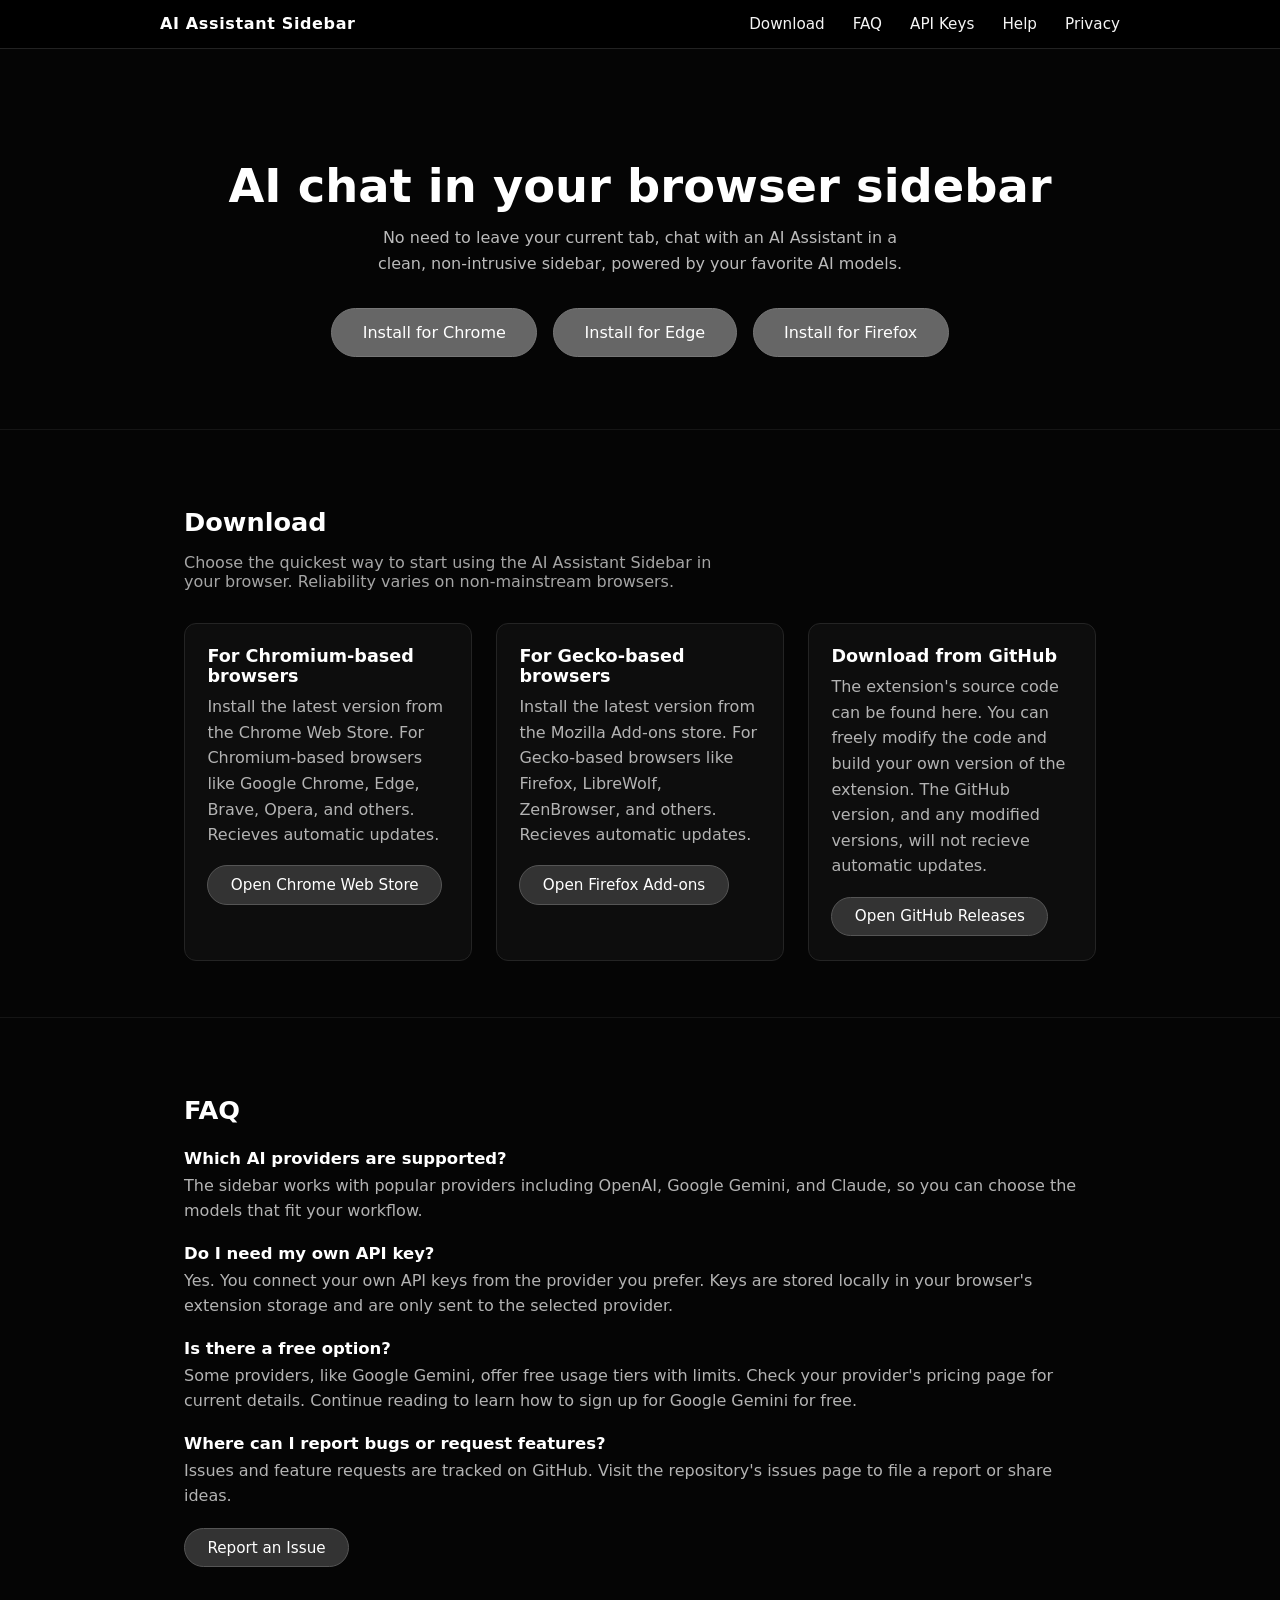
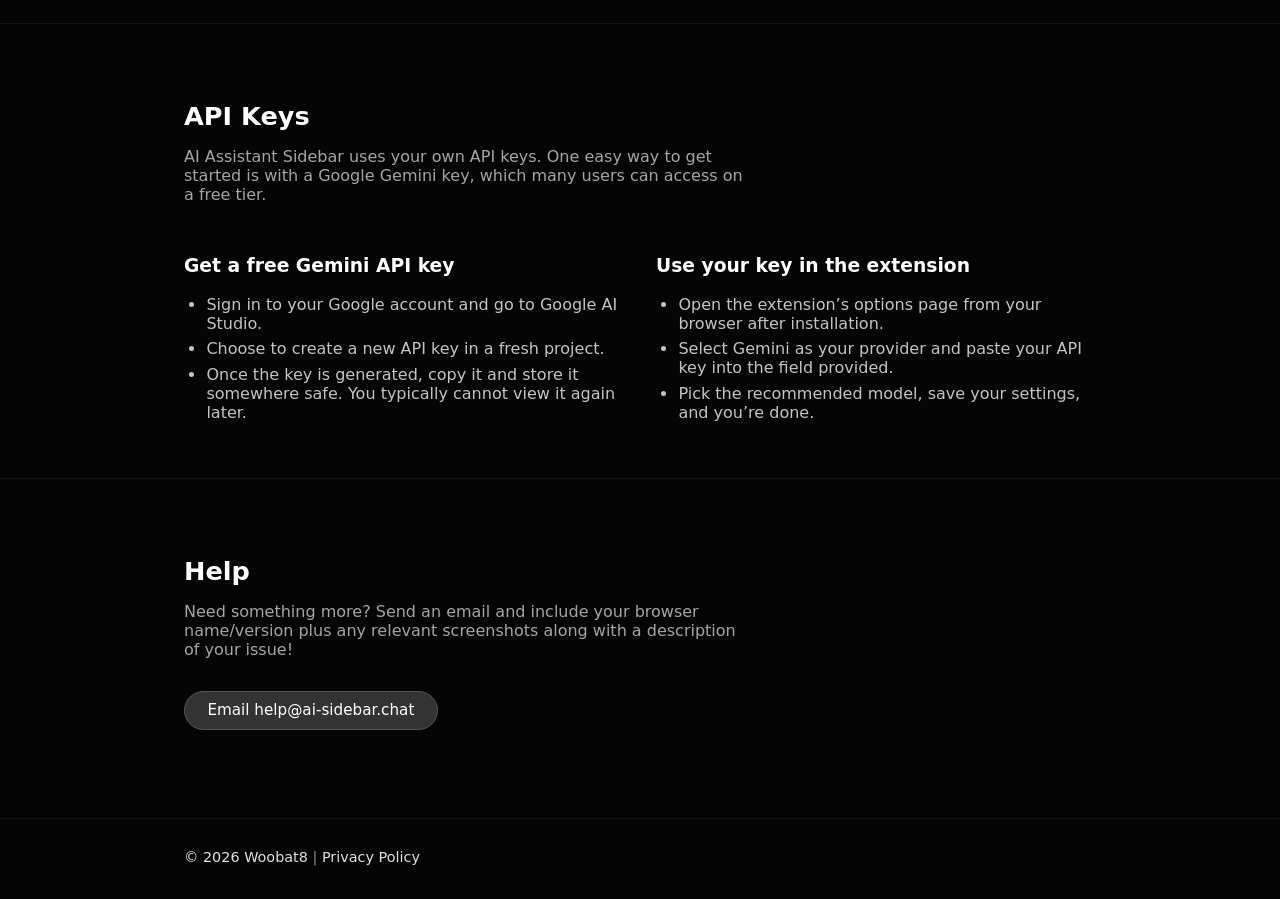
<file: index.html>
<!-- © 2026 Woobat8 -->
<!doctype html>
<html lang="en">
  <head>
    <meta charset="utf-8" />
    <meta name="viewport" content="width=device-width, initial-scale=1" />
    <title>AI Assistant Sidebar</title>
    <link rel="icon" href="favicon.ico" sizes="any" />
    <link rel="icon" type="image/png" href="icon.png" />
    <meta
      name="description"
      content="A simple AI chat sidebar for your browser that works with your own API keys for OpenAI, Google Gemini, and Claude."
    />
    <link rel="sitemap" href="https://ai-sidebar.chat/sitemap.xml" />
    <link rel="stylesheet" href="styles.css" />
  </head>
  <body>
    <header class="site-header">
      <div class="container header-inner">
        <a href="#home" class="brand" aria-label="AI Assistant Sidebar home">
          AI Assistant Sidebar
        </a>
        <button
          class="nav-toggle"
          type="button"
          aria-label="Toggle navigation"
          aria-expanded="false"
        >
          <span class="nav-toggle-bar"></span>
          <span class="nav-toggle-bar"></span>
        </button>
        <nav class="site-nav" aria-label="Primary">
          <a href="#download">Download</a>
          <a href="#faq">FAQ</a>
          <a href="#api-keys">API Keys</a>
          <a href="#help">Help</a>
          <a href="/privacy">Privacy</a>
        </nav>
      </div>
    </header>

    <main id="home">
      <section class="hero">
        <div class="container hero-inner">
          <h1>AI chat in your browser sidebar</h1>
          <p class="hero-tagline">
            No need to leave your current tab, chat with an AI Assistant in a clean, non-intrusive sidebar, powered by your favorite AI
            models.
          </p>
          <div class="hero-actions">
            <a
              href="https://chromewebstore.google.com/detail/AI%20Assistant%20Sidebar/cimdidfalaihjffeflblihcahdmlomca"
              class="btn btn-primary btn-large"
              target="_blank"
              rel="noreferrer"
            >
              Install for Chrome
            </a>
            <a
              href="https://microsoftedge.microsoft.com/addons/detail/ai-assistant-sidebar/jjmjcajmolmmcnmkpbigiggnglahoedp"
              class="btn btn-primary btn-large"
              target="_blank"
              rel="noreferrer"
            >
              Install for Edge
            </a>
            <a
              href="https://addons.mozilla.org/en-US/firefox/addon/ai-assistant-sidebar/"
              class="btn btn-primary btn-large"
              target="_blank"
              rel="noreferrer"
            >
              Install for Firefox
            </a>
          </div>
        </div>
      </section>

      <section id="download" class="section">
        <div class="container">
          <h2>Download</h2>
          <p class="section-intro">
            Choose the quickest way to start using the AI Assistant Sidebar in your browser. Reliability varies on non-mainstream browsers.
          </p>
          <div class="download-grid">
            <article class="card">
              <h3>For Chromium-based browsers</h3>
              <p>
                Install the latest version from the Chrome Web Store. For Chromium-based browsers like Google Chrome, Edge, Brave, Opera, and others. Recieves automatic updates.
              </p>
              <a href="https://chromewebstore.google.com/detail/AI%20Assistant%20Sidebar/cimdidfalaihjffeflblihcahdmlomca" class="btn btn-secondary" target="_blank" rel="noreferrer">
                Open Chrome Web Store
              </a>
            </article>

            <article class="card">
              <h3>For Gecko-based browsers</h3>
              <p>
                Install the latest version from the Mozilla Add-ons store. For Gecko-based browsers like Firefox, LibreWolf, ZenBrowser, and others. Recieves automatic updates.
              </p>
              <a
                href="https://addons.mozilla.org/en-US/firefox/addon/ai-assistant-sidebar/"
                class="btn btn-secondary"
                target="_blank"
                rel="noreferrer"
              >
                Open Firefox Add-ons
              </a>
            </article>

            <article class="card">
              <h3>Download from GitHub</h3>
              <p>
                The extension's source code can be found here. You can freely modify the code and build your own version of the extension.
                The GitHub version, and any modified versions, will not recieve automatic updates.
              </p>
              <a
                href="https://github.com/Woobat-8/AI-Sidebar-Extension/releases"
                class="btn btn-secondary"
                target="_blank"
                rel="noreferrer"
              >
                Open GitHub Releases
              </a>
            </article>
          </div>
        </div>
      </section>

      <section id="faq" class="section">
        <div class="container">
          <h2>FAQ</h2>
          <div class="faq-list">
            <article class="faq-item">
              <h3>Which AI providers are supported?</h3>
              <p>
                The sidebar works with popular providers including OpenAI, Google Gemini, and Claude, so you can choose
                the models that fit your workflow.
              </p>
            </article>
            <article class="faq-item">
              <h3>Do I need my own API key?</h3>
              <p>
                Yes. You connect your own API keys from the provider you prefer. Keys are stored locally in your
                browser's extension storage and are only sent to the selected provider.
              </p>
            </article>
            <article class="faq-item">
              <h3>Is there a free option?</h3>
              <p>
                Some providers, like Google Gemini, offer free usage tiers with limits. Check your provider's pricing
                page for current details. Continue reading to learn how to sign up for Google Gemini for free.
              </p>
            </article>
            <article class="faq-item">
              <h3>Where can I report bugs or request features?</h3>
              <p>
                Issues and feature requests are tracked on GitHub. Visit the repository's issues page to file a report
                or share ideas.
              </p>
              <br>
              <a href="https://github.com/Woobat-8/AI-Sidebar-Extension/issues" class="btn btn-secondary" target="_blank" rel="noreferrer">
                Report an Issue
              </a>
            </article>
          </div>
        </div>
      </section>

      <section id="api-keys" class="section">
        <div class="container">
          <h2>API Keys</h2>
          <p class="section-intro">
            AI Assistant Sidebar uses your own API keys. One easy way to get started is with a Google Gemini key, which
            many users can access on a free tier.
          </p>

          <div class="info-columns">
            <div>
              <h3>Get a free Gemini API key</h3>
              <ul class="bullet-list">
                <li>Sign in to your Google account and go to <a href="https://aistudio.google.com/api-keys" target="_blank" rel="noreferrer">Google AI Studio</a>.</li>
                <li>Choose to create a new API key in a fresh project.</li>
                <li>Once the key is generated, copy it and store it somewhere safe. You typically cannot view it again later.</li>
              </ul>
            </div>
            <div>
              <h3>Use your key in the extension</h3>
              <ul class="bullet-list">
                <li>Open the extension’s options page from your browser after installation.</li>
                <li>Select Gemini as your provider and paste your API key into the field provided.</li>
                <li>Pick the recommended model, save your settings, and you’re done.</li>
              </ul>
            </div>
          </div>
        </div>
      </section>

      <section id="help" class="section">
        <div class="container">
          <h2>Help</h2>
          <p class="section-intro">
            Need something more? Send an email and include your browser name/version plus any relevant screenshots along with a description of your issue!
          </p>
          <a class="btn btn-secondary" href="mailto:help@ai-sidebar.chat?subject=AI%20Assistant%20Sidebar%20Help">
            Email help@ai-sidebar.chat
          </a>
        </div>
      </section>
    </main>

    <footer class="site-footer">
      <div class="container">
        <p>
          <a href="https://github.com/Woobat-8" target="_blank" rel="noreferrer">© 2026 Woobat8</a>
          | <a href="/privacy">Privacy Policy</a>
        </p>
      </div>
    </footer>

    <script src="main.js"></script>
  </body>
</html>
</file>
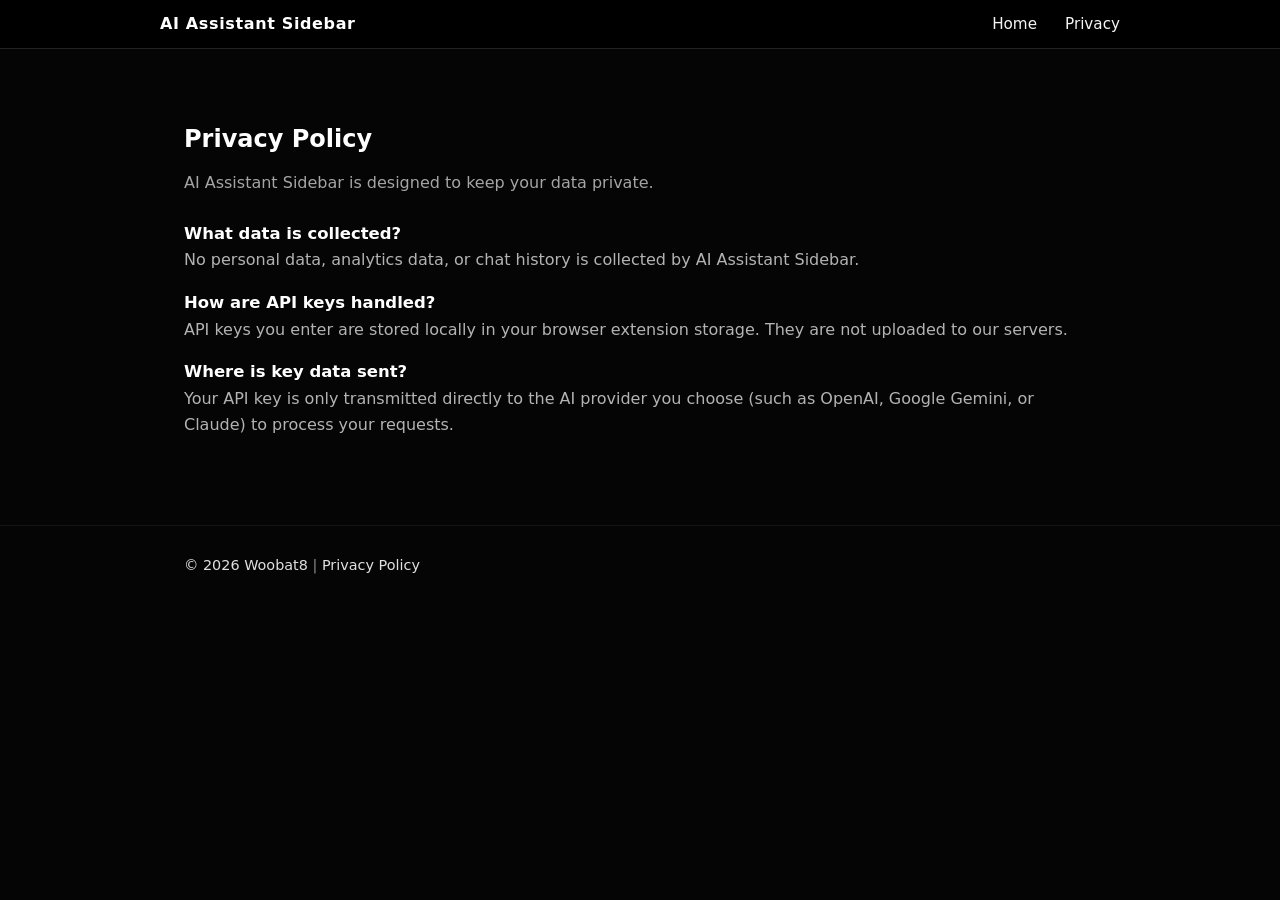
<file: privacy/index.html>
<!-- © 2026 Woobat8 -->
<!doctype html>
<html lang="en">
  <head>
    <meta charset="utf-8" />
    <meta name="viewport" content="width=device-width, initial-scale=1" />
    <title>Privacy Policy | AI Assistant Sidebar</title>
    <link rel="icon" href="../favicon.ico" sizes="any" />
    <link rel="icon" type="image/png" href="../icon.png" />
    <meta
      name="description"
      content="Privacy details for AI Assistant Sidebar. No personal data is collected. API keys are stored locally and only sent to your selected AI provider."
    />
    <link rel="sitemap" href="https://ai-sidebar.chat/sitemap.xml" />
    <link rel="stylesheet" href="../styles.css" />
  </head>
  <body>
    <header class="site-header">
      <div class="container header-inner">
        <a href="/" class="brand" aria-label="AI Assistant Sidebar home">AI Assistant Sidebar</a>
        <nav class="site-nav" aria-label="Primary">
          <a href="/">Home</a>
          <a href="/privacy" aria-current="page">Privacy</a>
        </nav>
      </div>
    </header>

    <main>
      <section class="section">
        <div class="container">
          <h1>Privacy Policy</h1>
          <p class="section-intro">
            AI Assistant Sidebar is designed to keep your data private.
          </p>
          <div class="faq-list">
            <article class="faq-item">
              <h3>What data is collected?</h3>
              <p>No personal data, analytics data, or chat history is collected by AI Assistant Sidebar.</p>
            </article>
            <article class="faq-item">
              <h3>How are API keys handled?</h3>
              <p>
                API keys you enter are stored locally in your browser extension storage. They are not uploaded to our servers.
              </p>
            </article>
            <article class="faq-item">
              <h3>Where is key data sent?</h3>
              <p>
                Your API key is only transmitted directly to the AI provider you choose (such as OpenAI, Google Gemini, or Claude) to process your requests.
              </p>
            </article>
          </div>
        </div>
      </section>
    </main>

    <footer class="site-footer">
      <div class="container">
        <p>
          <a href="https://github.com/Woobat-8" target="_blank" rel="noreferrer">© 2026 Woobat8</a>
          | <a href="/privacy">Privacy Policy</a>
        </p>
      </div>
    </footer>
  </body>
</html>
</file>
<file: styles.css>
/* © 2026 Woobat8 */
*,
*::before,
*::after {
  box-sizing: border-box;
}

html {
  scroll-behavior: smooth;
}

body {
  margin: 0;
  min-height: 100vh;
  font-family: system-ui, -apple-system, BlinkMacSystemFont, "Segoe UI", sans-serif;
  background-color: #050505;
  color: #ffffff;
}

a {
  color: inherit;
  text-decoration: none;
}

a:hover {
  text-decoration: underline;
}

.container {
  max-width: 960px;
  margin: 0 auto;
  padding: 0 1.5rem;
}

.site-header {
  position: sticky;
  top: 0;
  z-index: 10;
  background: rgba(0, 0, 0, 0.9);
  backdrop-filter: blur(10px);
  border-bottom: 1px solid #222;
}

.header-inner {
  display: flex;
  align-items: center;
  justify-content: space-between;
  padding: 0.9rem 0;
}

.brand {
  font-weight: 600;
  letter-spacing: 0.04em;
}

.site-nav {
  display: flex;
  align-items: center;
  gap: 1.75rem;
  font-size: 0.95rem;
}

.site-nav a {
  color: #f5f5f5;
  text-decoration: none;
  position: relative;
}

.site-nav a::after {
  content: "";
  position: absolute;
  left: 0;
  bottom: -0.2rem;
  width: 0;
  height: 1px;
  background-color: #888888;
  transition: width 0.18s ease-out;
}

.site-nav a:hover::after {
  width: 100%;
}

.nav-toggle {
  display: none;
  background: none;
  border: none;
  padding: 0.35rem;
  margin-right: 0.25rem;
  cursor: pointer;
}

.nav-toggle-bar {
  display: block;
  width: 18px;
  height: 2px;
  background-color: #e0e0e0;
  border-radius: 999px;
}

.nav-toggle-bar + .nav-toggle-bar {
  margin-top: 4px;
}

.hero {
  padding: 4.5rem 0 3.5rem;
}

.hero-inner {
  text-align: center;
}

.hero h1 {
  font-size: clamp(2.2rem, 2.9vw + 1rem, 2.9rem);
  margin-bottom: 0.75rem;
}

.hero-tagline {
  max-width: 560px;
  margin: 0 auto 2rem;
  color: #bbbbbb;
  line-height: 1.6;
}

.hero-actions {
  display: flex;
  flex-wrap: wrap;
  justify-content: center;
  gap: 1rem;
  margin-bottom: 1rem;
}

.hero-links {
  font-size: 0.95rem;
  color: #9e9e9e;
}

.hero-links a {
  color: #e0e0e0;
}

.btn {
  display: inline-flex;
  align-items: center;
  justify-content: center;
  padding: 0.6rem 1.4rem;
  border-radius: 999px;
  border: 1px solid #555555;
  background-color: #444444;
  color: #ffffff;
  font-size: 0.95rem;
  cursor: pointer;
  text-decoration: none;
  transition:
    background-color 0.15s ease-out,
    border-color 0.15s ease-out,
    transform 0.12s ease-out,
    box-shadow 0.12s ease-out;
}

.btn-large {
  padding: 0.85rem 1.9rem;
  font-size: 1rem;
}

.btn-primary {
  background-color: #666666;
  border-color: #777777;
}

.btn-secondary {
  background-color: #333333;
  border-color: #555555;
}

.btn:hover {
  background-color: #777777;
  border-color: #8a8a8a;
  transform: translateY(-1px);
  box-shadow: 0 8px 18px rgba(0, 0, 0, 0.35);
}

.btn-secondary:hover {
  background-color: #505050;
}

.section {
  padding: 3.5rem 0;
  border-top: 1px solid #151515;
}

.section:first-of-type {
  border-top: none;
}

.section h2 {
  font-size: 1.6rem;
  margin-bottom: 0.25rem;
}

.section-intro {
  color: #a5a5a5;
  max-width: 560px;
  margin-bottom: 2rem;
}

.download-grid {
  display: grid;
  grid-template-columns: repeat(auto-fit, minmax(220px, 1fr));
  gap: 1.5rem;
}

.card {
  padding: 1.4rem 1.4rem 1.5rem;
  border-radius: 0.75rem;
  background: #0d0d0d;
  border: 1px solid #242424;
}

.card h3 {
  margin-top: 0;
  margin-bottom: 0.5rem;
  font-size: 1.1rem;
}

.card p {
  margin-top: 0;
  margin-bottom: 1.1rem;
  color: #b3b3b3;
  line-height: 1.6;
}

.faq-list {
  margin-top: 1.5rem;
  display: grid;
  gap: 1.25rem;
}

.faq-item h3 {
  margin: 0 0 0.3rem;
  font-size: 1.03rem;
}

.faq-item p {
  margin: 0;
  color: #b3b3b3;
  line-height: 1.6;
}

.info-columns {
  display: grid;
  grid-template-columns: repeat(auto-fit, minmax(260px, 1fr));
  gap: 2rem;
  margin-top: 2rem;
}

.bullet-list {
  padding-left: 1.4rem;
  margin: 0.25rem 0 0;
  color: #c4c4c4;
}

.bullet-list li + li {
  margin-top: 0.4rem;
}

.site-footer {
  border-top: 1px solid #151515;
  padding: 1rem 0 1.2rem;
  margin-top: 2rem;
  font-size: 0.9rem;
  color: #8d8d8d;
}

.site-footer a {
  color: #e0e0e0;
}

@media (max-width: 720px) {
  .site-nav {
    position: absolute;
    inset-inline: 0;
    top: 100%;
    padding: 0.6rem 1.5rem 0.8rem;
    background: rgba(0, 0, 0, 0.98);
    border-bottom: 1px solid #222222;
    display: none;
    flex-direction: column;
    gap: 0.8rem;
  }

  .site-nav.is-open {
    display: flex;
  }

  .nav-toggle {
    display: inline-flex;
  }
}
</file>
